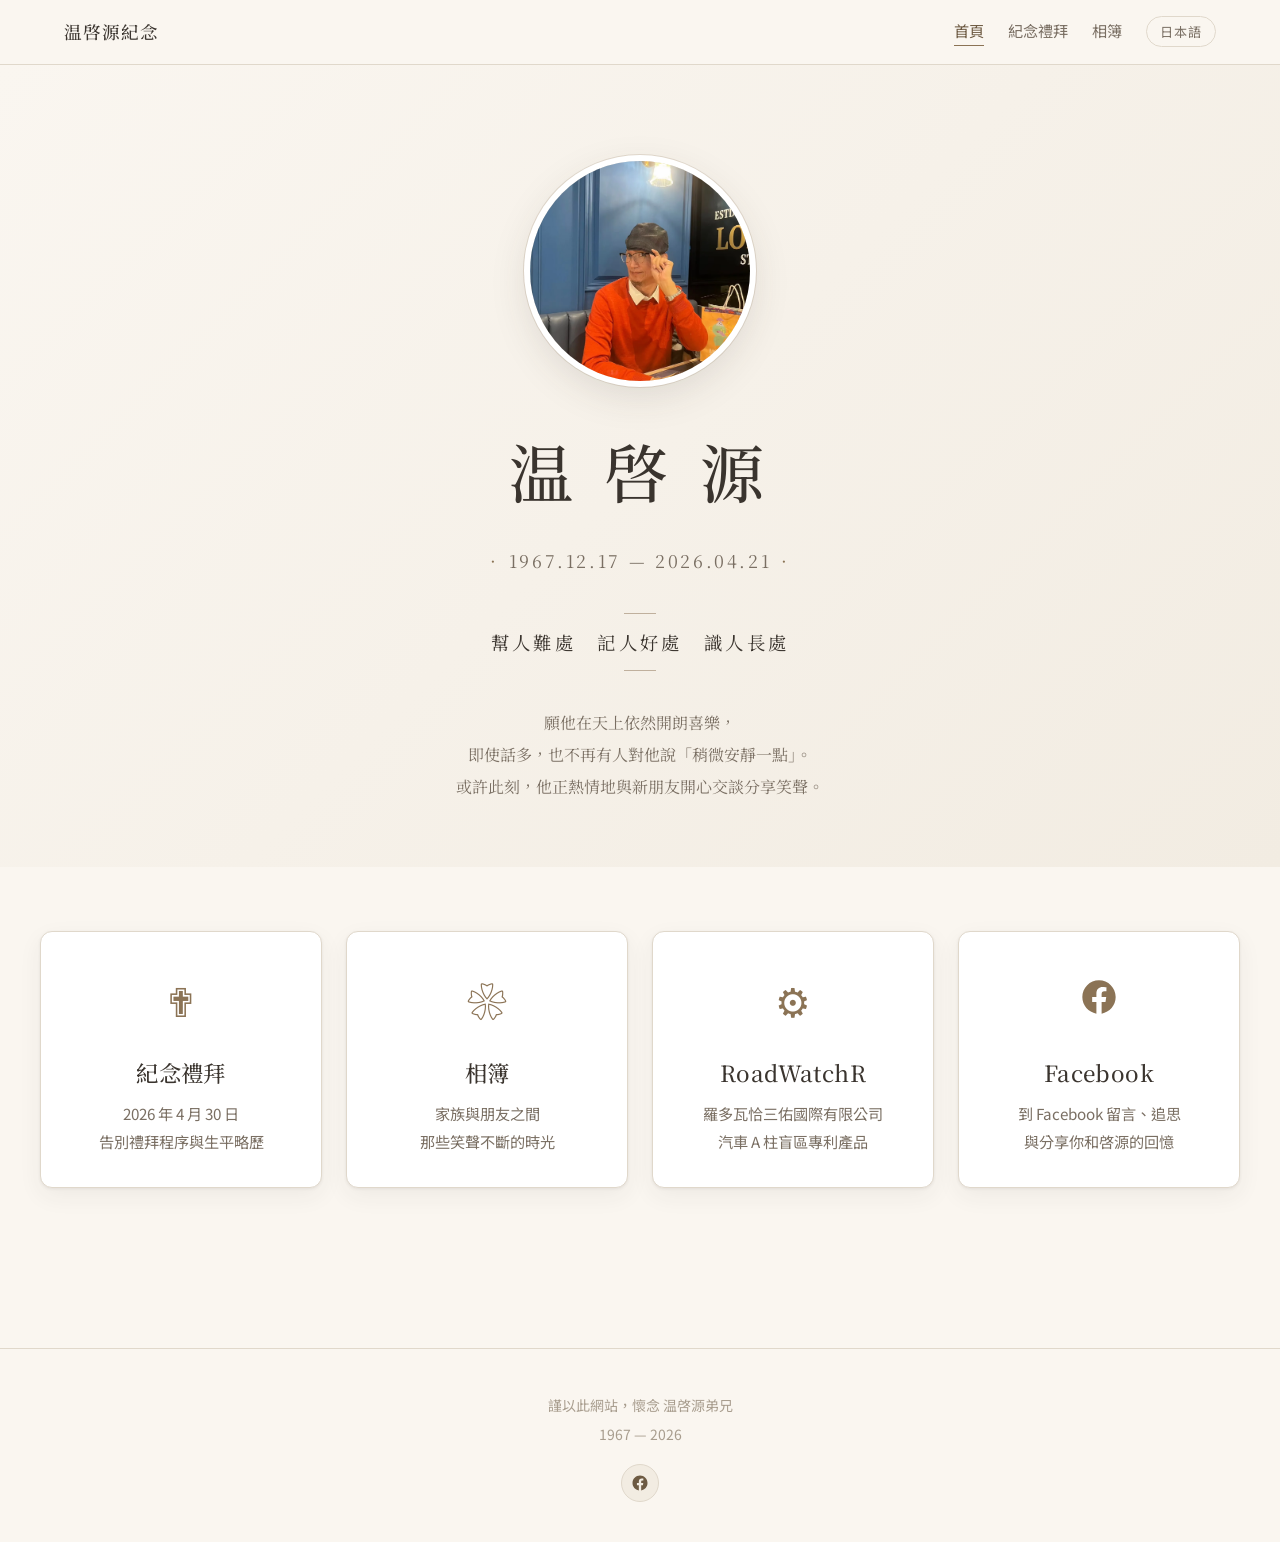
<file: index.html>
<!DOCTYPE html>
<html lang="zh">
<head>
<meta charset="UTF-8">
<meta name="viewport" content="width=device-width, initial-scale=1.0">
<meta name="description" content="温啓源紀念網頁 · 1967 — 2026 · 紀念禮拜程序、生平略歷與相簿">
<meta property="og:title" content="温啓源紀念">
<meta property="og:description" content="1967 — 2026　謹以此網站，懷念  温啓源弟兄">
<meta property="og:type" content="website">
<meta property="og:image" content="pic/web/20241215聯合慶生ATT瀧厚_1.webp">
<title data-i18n="page.title.index">温啓源紀念</title>
<script>(function(){try{var l=localStorage.getItem('lang');if(l==='zh'||l==='ja')document.documentElement.lang=l;}catch(e){}})();</script>
<link rel="icon" type="image/svg+xml" href="favicon.svg">
<link rel="preconnect" href="https://fonts.googleapis.com">
<link rel="preconnect" href="https://fonts.gstatic.com" crossorigin>
<link href="https://fonts.googleapis.com/css2?family=Noto+Sans+JP:wght@300;400;500&family=Noto+Sans+TC:wght@300;400;500&family=Noto+Serif+JP:wght@400;500;600&family=Noto+Serif+TC:wght@400;500;600&display=swap" rel="stylesheet">
<link rel="stylesheet" href="style.css">
<link rel="preload" as="image" href="pic/web/20241215聯合慶生ATT瀧厚_1.webp">
</head>
<body>

<nav class="nav">
  <div class="nav-inner">
    <span class="nav-brand" data-i18n="brand">温啓源紀念</span>
    <ul class="nav-links">
      <li><a href="index.html" class="active" data-i18n="nav.home">首頁</a></li>
      <li><a href="memorial.html" data-i18n="nav.memorial">紀念禮拜</a></li>
      <li><a href="gallery.html" data-i18n="nav.gallery">相簿</a></li>
      <li><button type="button" class="lang-toggle" data-i18n="lang.toggle">日本語</button></li>
    </ul>
  </div>
</nav>

<section class="hero">
  <div>
    <img src="pic/web/20241215聯合慶生ATT瀧厚_1.webp" alt="温啓源" class="hero-portrait" id="hero-portrait" onerror="this.style.display='none'">
    <h1>温 啓 源</h1>
    <p class="dates">1967.12.17 — 2026.04.21</p>
    <p class="hero-motto" data-i18n="hero.motto">幫人難處　記人好處　識人長處</p>
    <p class="epitaph" data-i18n="hero.epitaph" data-i18n-html>
      願他在天上依然開朗喜樂，<br>
      即使話多，也不再有人對他說「稍微安靜一點」。<br>
      或許此刻，他正熱情地與新朋友開心交談分享笑聲。
    </p>
  </div>
</section>

<section class="section-cards">
  <div class="cards-grid">
    <a class="card" href="memorial.html">
      <div class="card-icon">✟</div>
      <h3 data-i18n="card.memorial.title">紀念禮拜</h3>
      <p data-i18n="card.memorial.body" data-i18n-html>2026 年 4 月 30 日<br>告別禮拜程序與生平略歷</p>
    </a>
    <a class="card" href="gallery.html">
      <div class="card-icon">❀</div>
      <h3 data-i18n="card.gallery.title">相簿</h3>
      <p data-i18n="card.gallery.body" data-i18n-html>家族與朋友之間<br>那些笑聲不斷的時光</p>
    </a>
    <a class="card" href="RoadWatcher-master/index.html">
      <div class="card-icon">⚙</div>
      <h3>RoadWatchR</h3>
      <p data-i18n="card.rw.body" data-i18n-html>羅多瓦恰三佑國際有限公司<br>汽車 A 柱盲區專利產品</p>
    </a>
    <a class="card" href="https://www.facebook.com/onsan.onsan.2025" target="_blank" rel="noopener">
      <div class="card-icon">
        <svg xmlns="http://www.w3.org/2000/svg" viewBox="0 0 24 24" width="40" height="40" fill="currentColor" aria-hidden="true">
          <path d="M22 12.07C22 6.51 17.52 2 12 2S2 6.51 2 12.07c0 5.02 3.66 9.18 8.44 9.93v-7.03H7.9v-2.9h2.54V9.85c0-2.51 1.49-3.9 3.78-3.9 1.09 0 2.24.2 2.24.2v2.47h-1.26c-1.24 0-1.63.77-1.63 1.56v1.87h2.77l-.44 2.9h-2.33V22c4.78-.75 8.43-4.91 8.43-9.93z"/>
        </svg>
      </div>
      <h3>Facebook</h3>
      <p data-i18n="card.fb.body" data-i18n-html>到 Facebook 留言、追思<br>與分享你和啓源的回憶</p>
    </a>
  </div>
</section>

<div class="lightbox" id="hero-lightbox" role="dialog" aria-label="放大檢視">
  <img class="lightbox-img" id="hero-lightbox-img" alt="温啓源">
  <button class="lightbox-btn lightbox-close" id="hero-lightbox-close" aria-label="關閉">×</button>
</div>

<footer class="footer">
  <p data-i18n="footer.line1">謹以此網站，懷念  温啓源弟兄</p>
  <p>1967 — 2026</p>
  <div class="footer-social">
    <a href="https://www.facebook.com/onsan.onsan.2025" target="_blank" rel="noopener" aria-label="Facebook">
      <svg xmlns="http://www.w3.org/2000/svg" viewBox="0 0 24 24" fill="currentColor"><path d="M22 12.07C22 6.51 17.52 2 12 2S2 6.51 2 12.07c0 5.02 3.66 9.18 8.44 9.93v-7.03H7.9v-2.9h2.54V9.85c0-2.51 1.49-3.9 3.78-3.9 1.09 0 2.24.2 2.24.2v2.47h-1.26c-1.24 0-1.63.77-1.63 1.56v1.87h2.77l-.44 2.9h-2.33V22c4.78-.75 8.43-4.91 8.43-9.93z"/></svg>
    </a>
  </div>
</footer>

<script src="i18n.js"></script>
<script>
(function () {
  var portrait = document.getElementById('hero-portrait');
  var lb = document.getElementById('hero-lightbox');
  var lbImg = document.getElementById('hero-lightbox-img');
  var closeBtn = document.getElementById('hero-lightbox-close');
  if (!portrait || !lb) return;

  function open() {
    lbImg.src = portrait.src;
    lb.classList.add('open');
    document.body.style.overflow = 'hidden';
  }
  function close() {
    lb.classList.remove('open');
    document.body.style.overflow = '';
  }

  portrait.style.cursor = 'pointer';
  portrait.addEventListener('click', open);
  closeBtn.addEventListener('click', close);
  lb.addEventListener('click', function (e) { if (e.target === lb) close(); });
  document.addEventListener('keydown', function (e) {
    if (lb.classList.contains('open') && e.key === 'Escape') close();
  });
})();
</script>
</body>
</html>
</file>
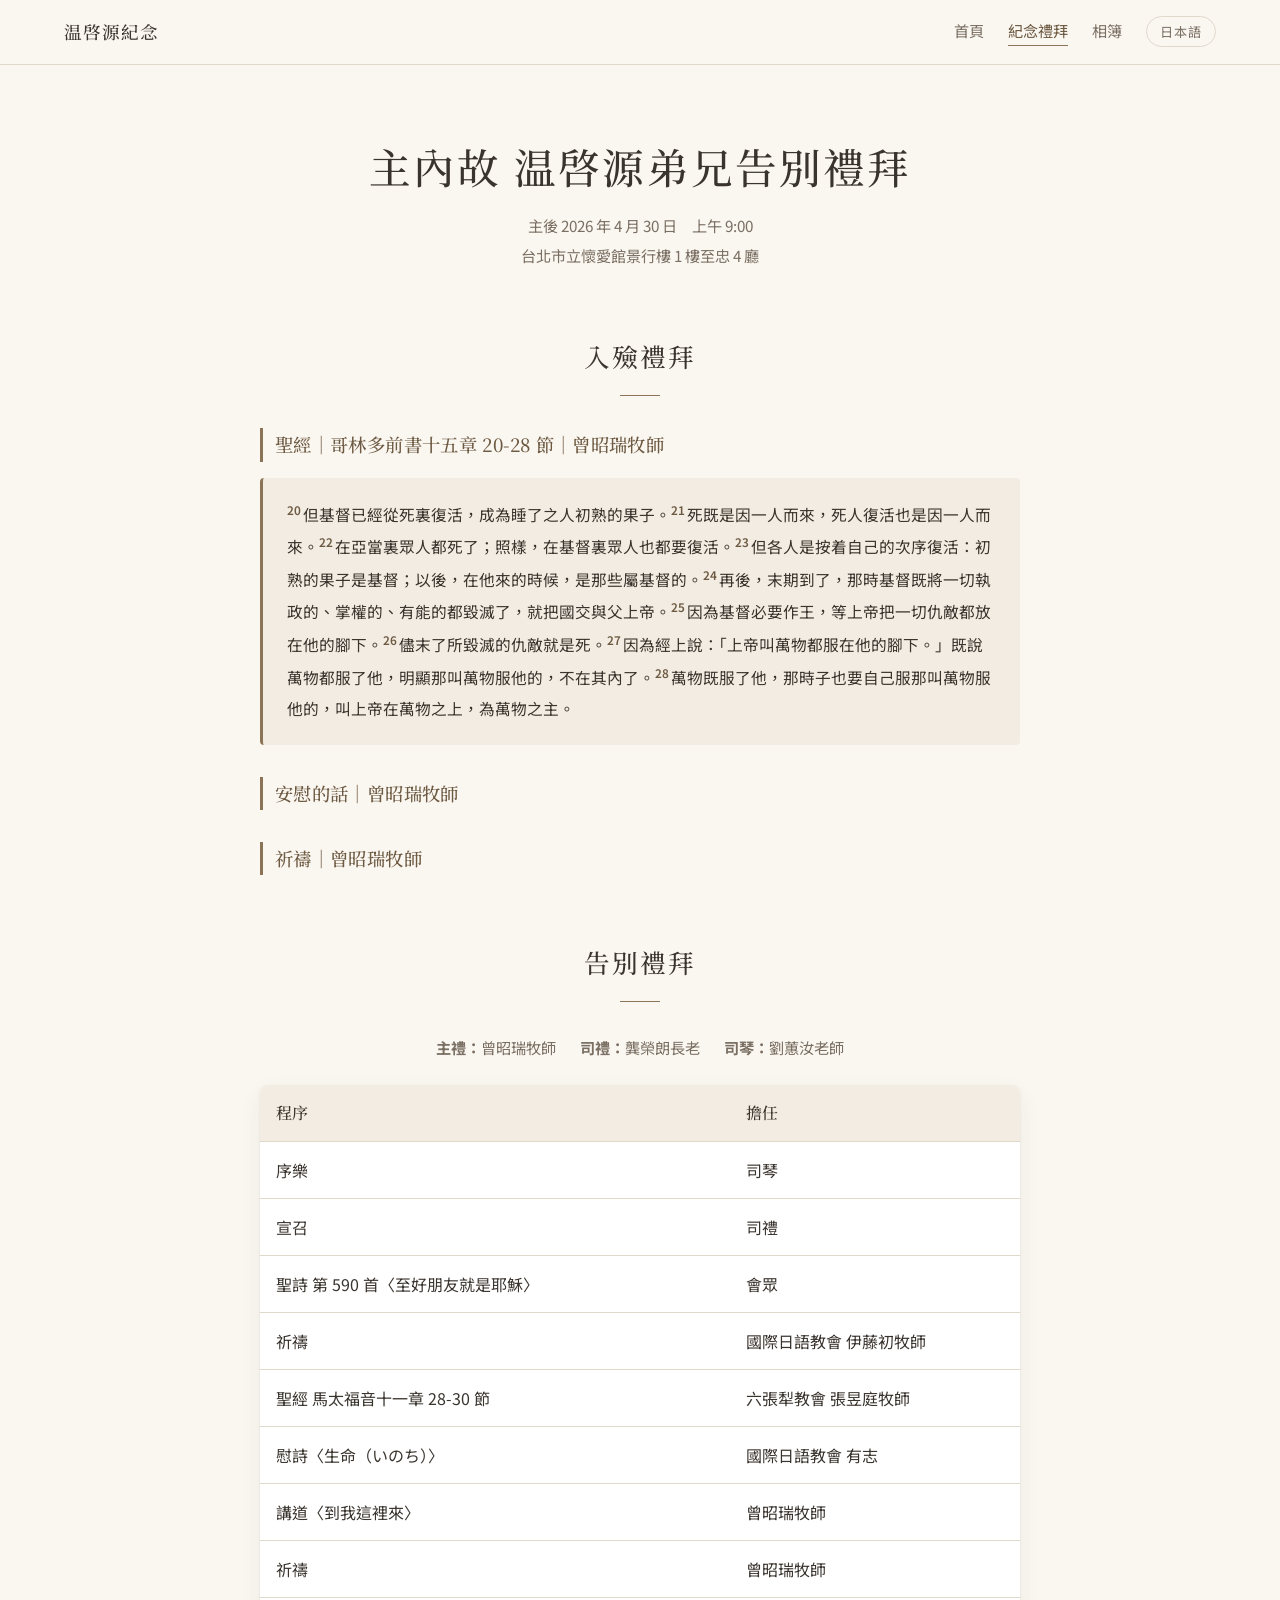
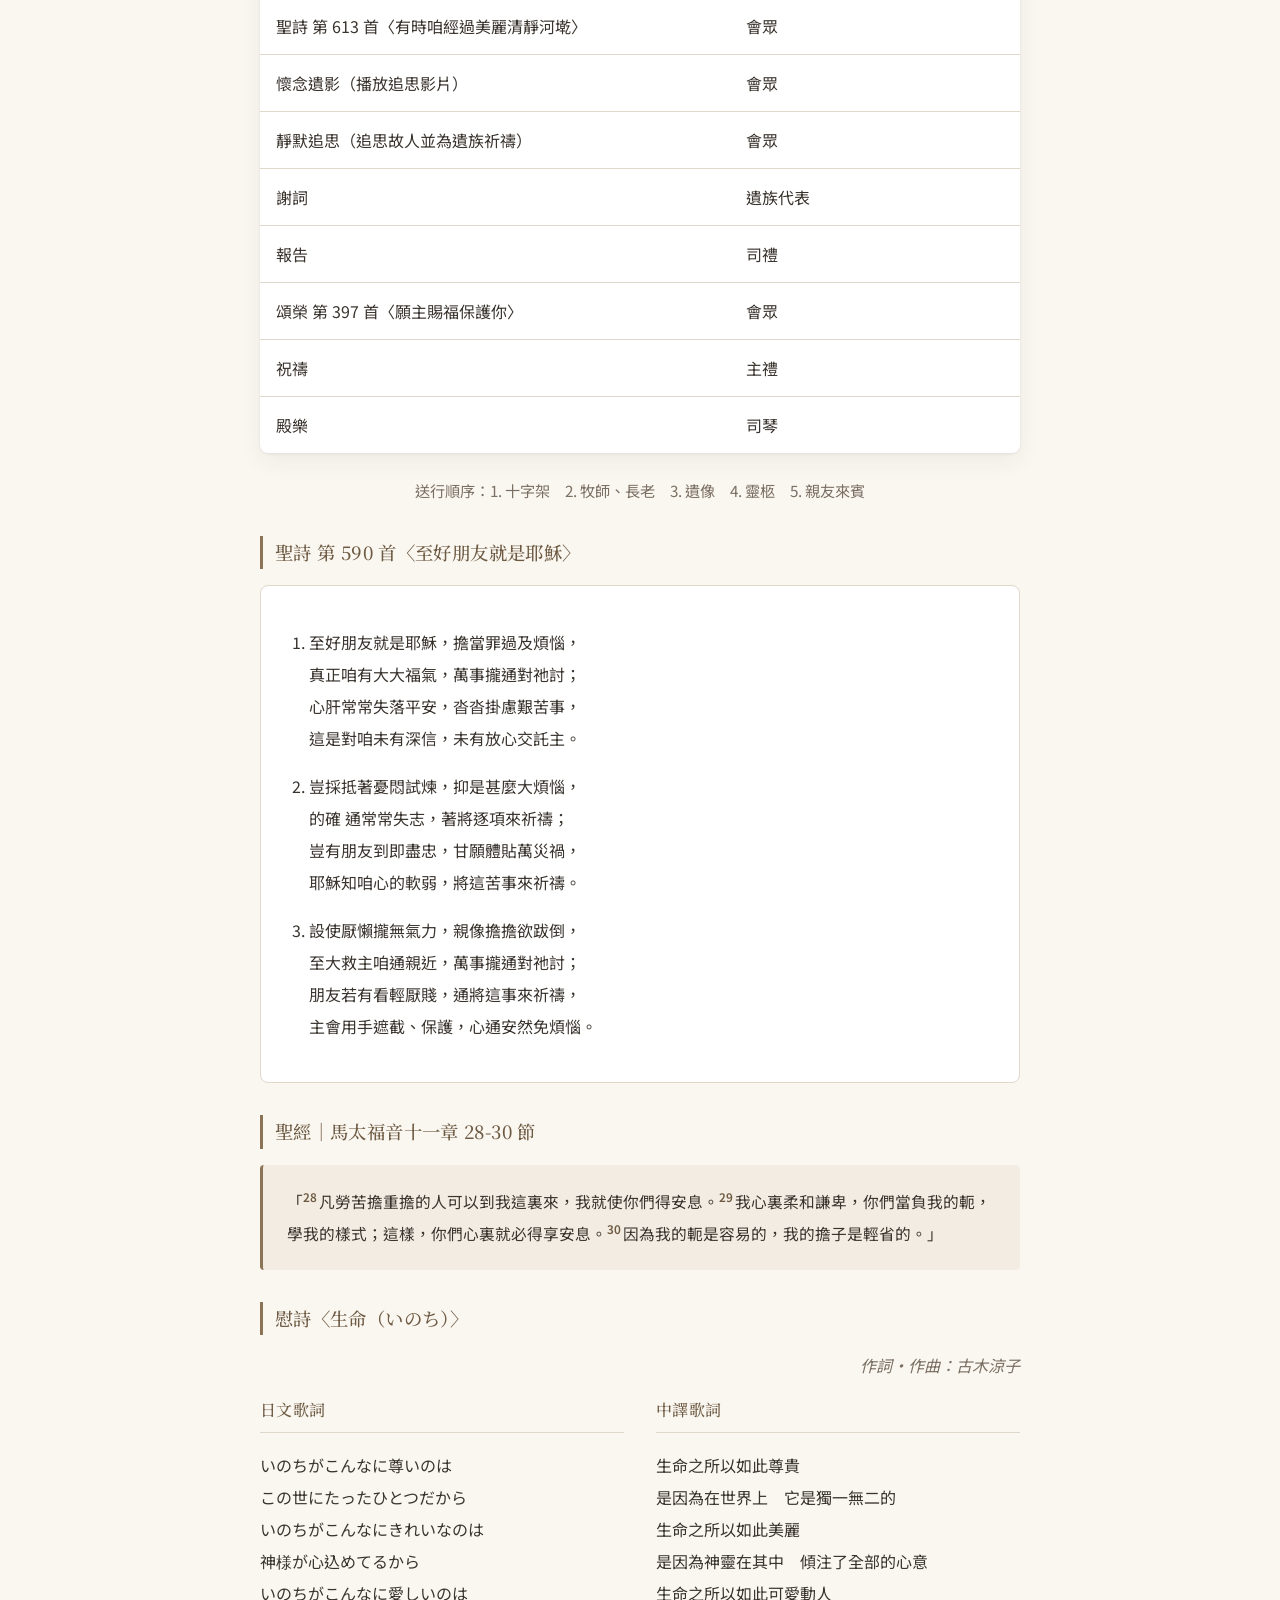
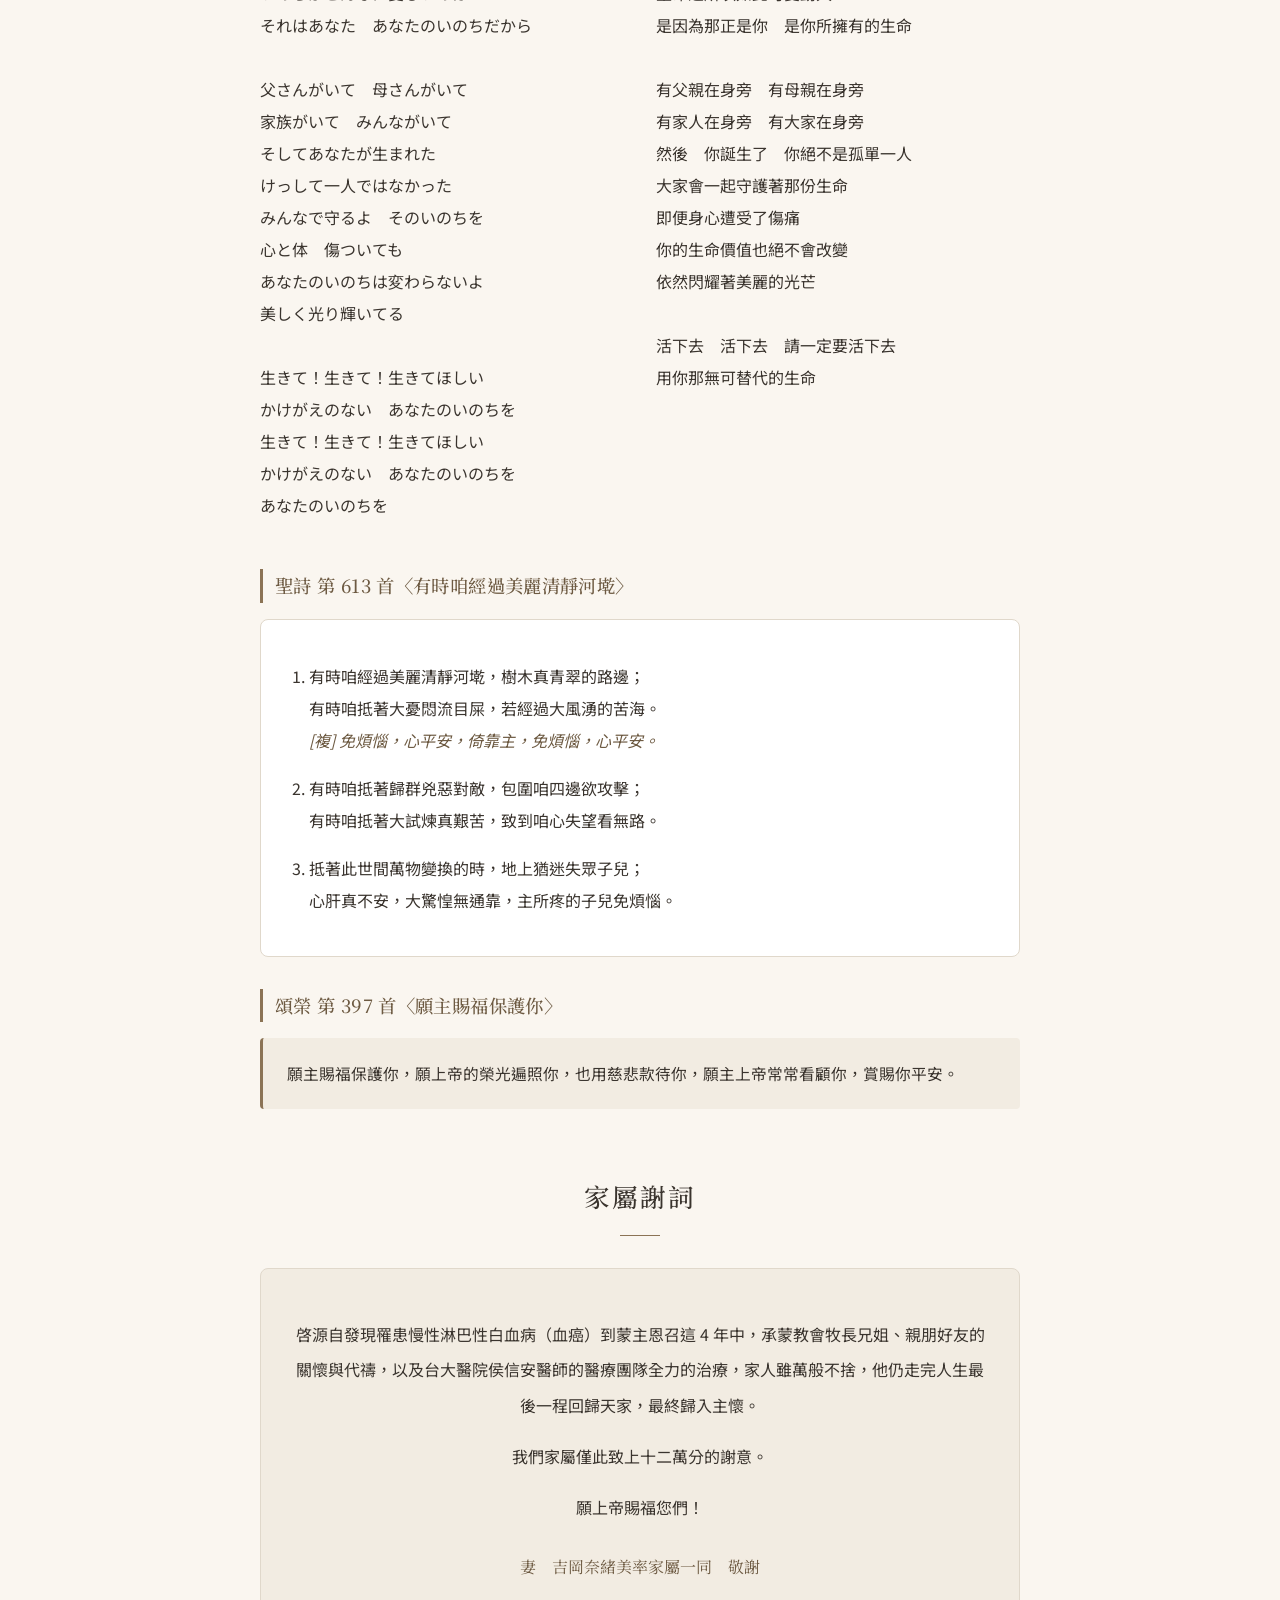
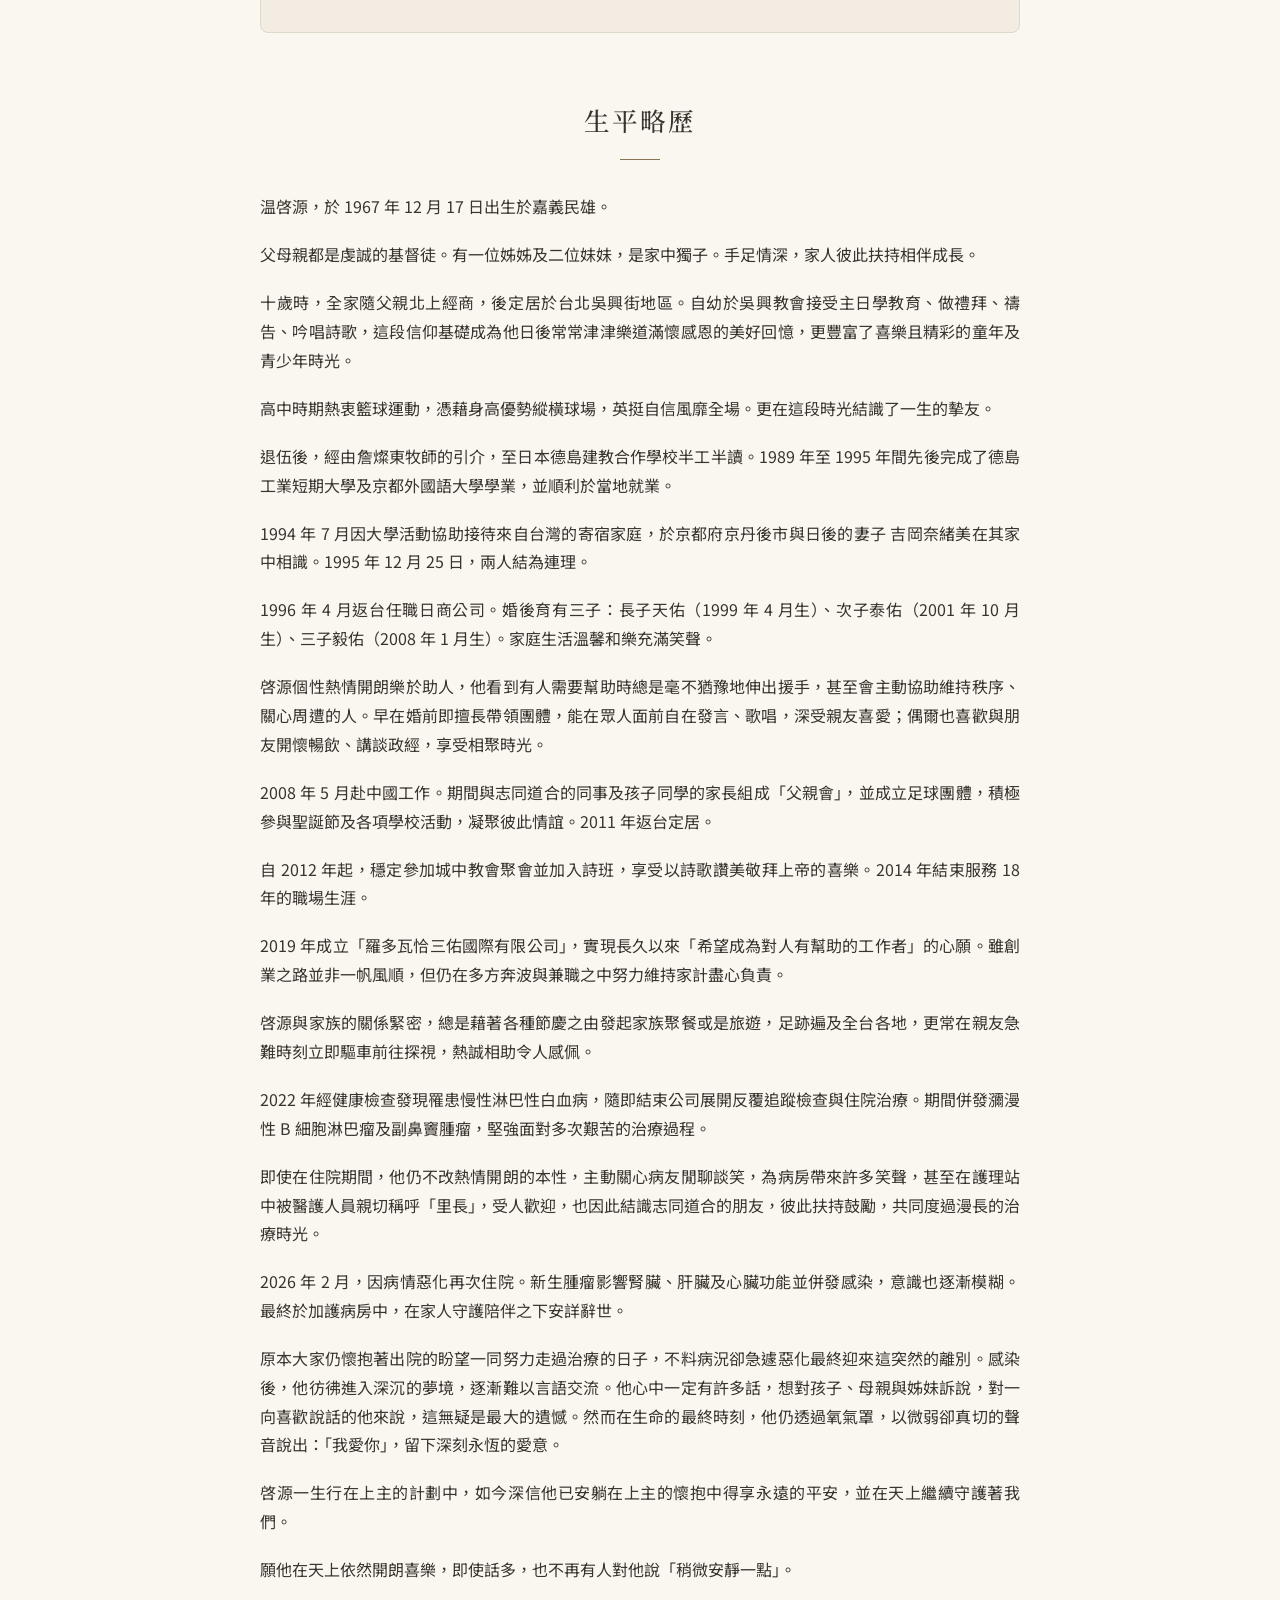
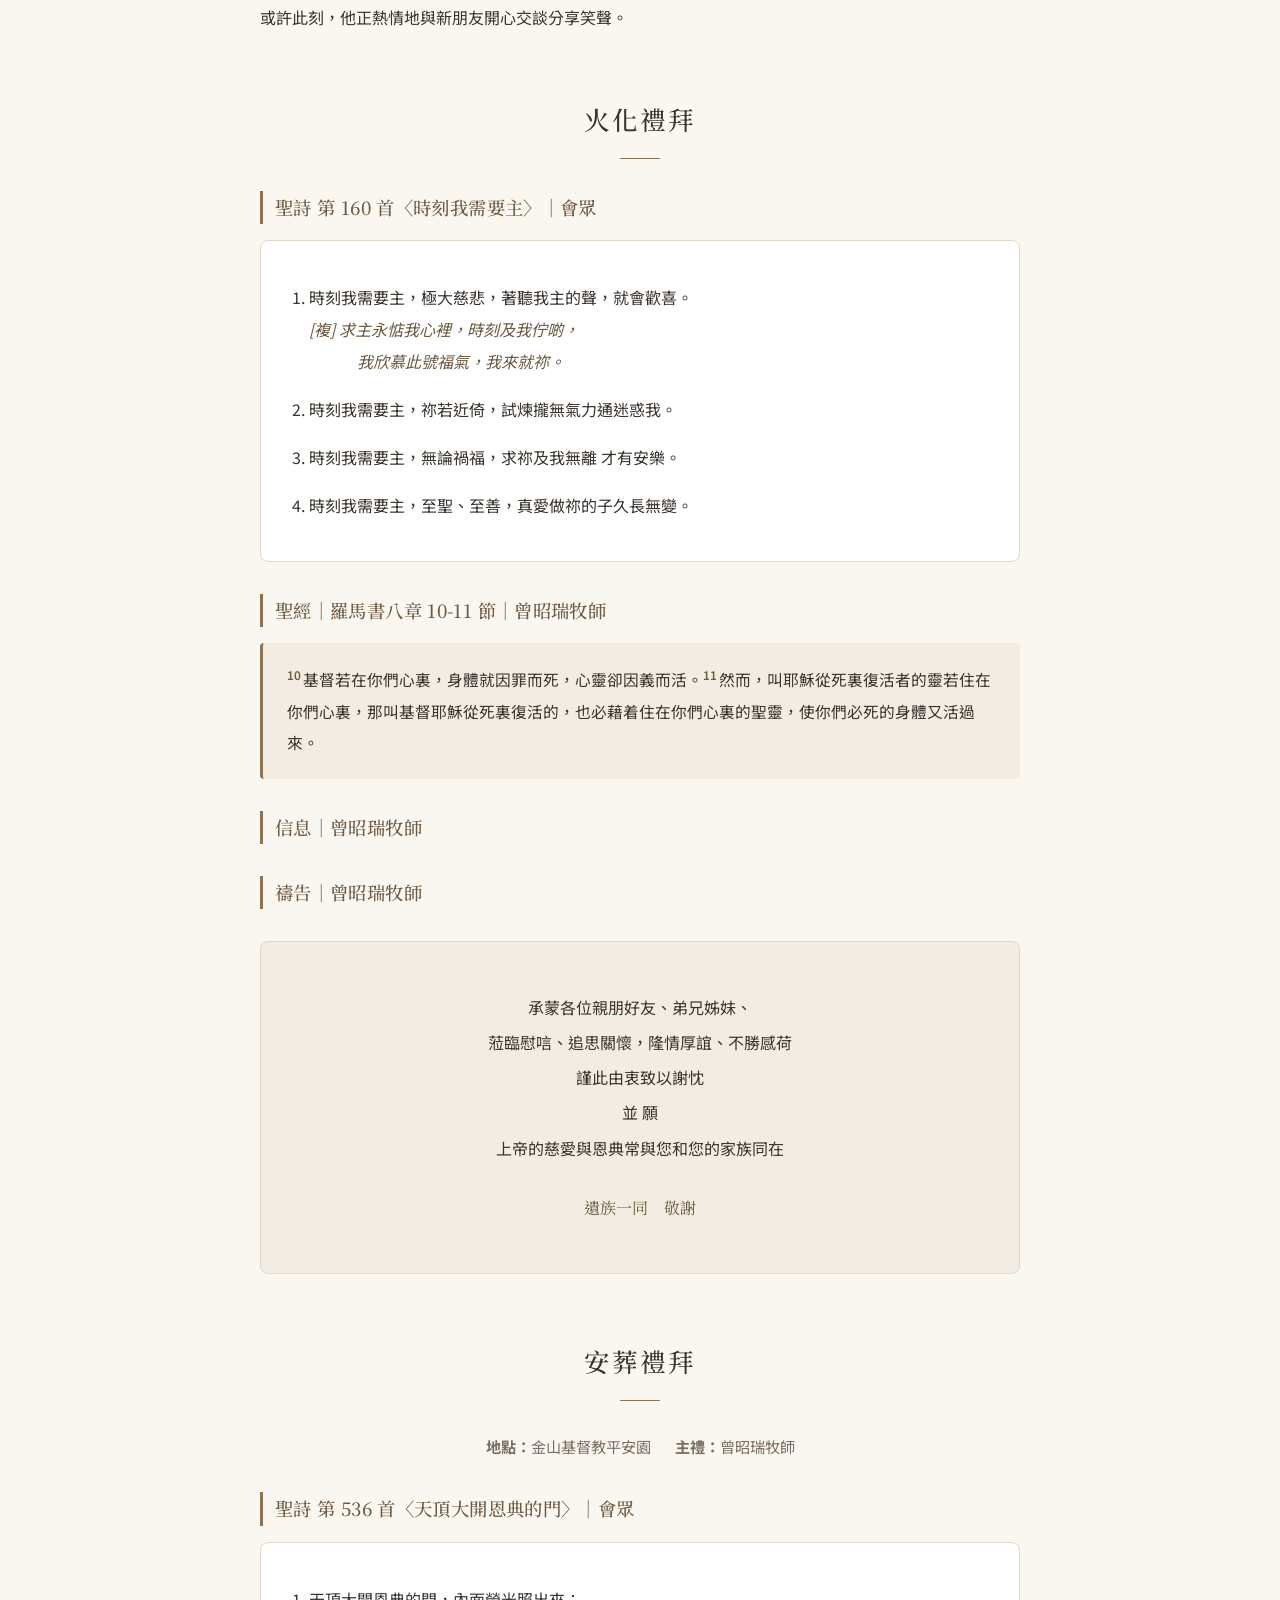
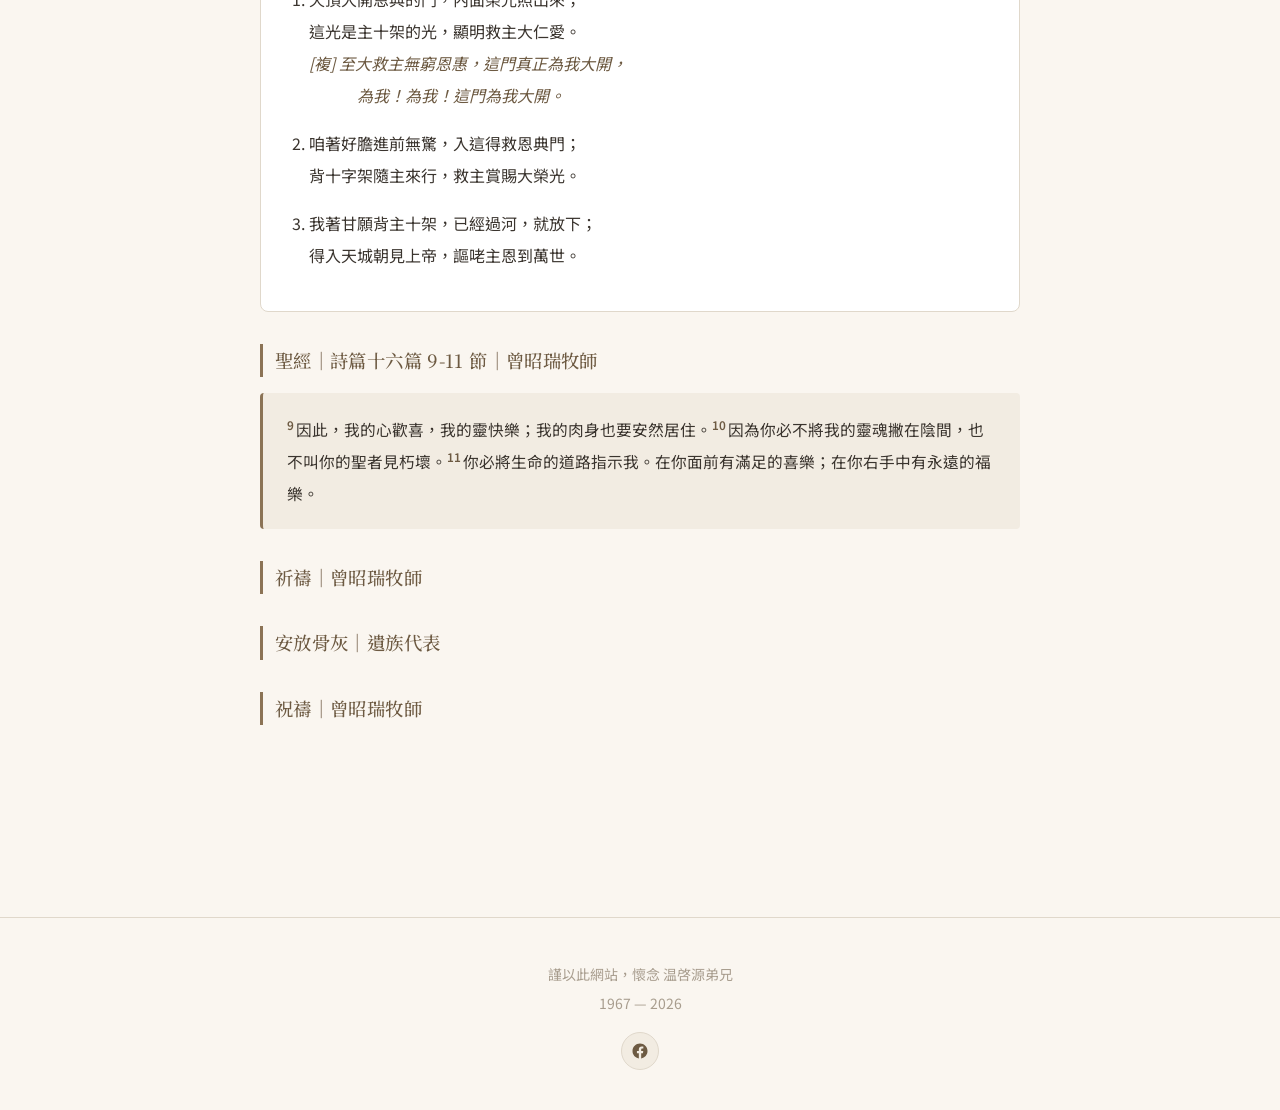
<file: memorial.html>
<!DOCTYPE html>
<html lang="zh">
<head>
<meta charset="UTF-8">
<meta name="viewport" content="width=device-width, initial-scale=1.0">
<title data-i18n="page.title.memorial">紀念禮拜｜温啓源紀念</title>
<script>(function(){try{var l=localStorage.getItem('lang');if(l==='zh'||l==='ja')document.documentElement.lang=l;}catch(e){}})();</script>
<link rel="icon" type="image/svg+xml" href="favicon.svg">
<link rel="preconnect" href="https://fonts.googleapis.com">
<link rel="preconnect" href="https://fonts.gstatic.com" crossorigin>
<link href="https://fonts.googleapis.com/css2?family=Noto+Sans+JP:wght@300;400;500&family=Noto+Sans+TC:wght@300;400;500&family=Noto+Serif+JP:wght@400;500;600&family=Noto+Serif+TC:wght@400;500;600&display=swap" rel="stylesheet">
<link rel="stylesheet" href="style.css">
</head>
<body>

<nav class="nav">
  <div class="nav-inner">
    <span class="nav-brand" data-i18n="brand">温啓源紀念</span>
    <ul class="nav-links">
      <li><a href="index.html" data-i18n="nav.home">首頁</a></li>
      <li><a href="memorial.html" class="active" data-i18n="nav.memorial">紀念禮拜</a></li>
      <li><a href="gallery.html" data-i18n="nav.gallery">相簿</a></li>
      <li><button type="button" class="lang-toggle" data-i18n="lang.toggle">日本語</button></li>
    </ul>
  </div>
</nav>

<main class="memorial container">

  <header class="page-header">
    <h1 data-i18n="memorial.title">主內故 温啓源弟兄告別禮拜</h1>
    <div class="meta">
      <p data-i18n="memorial.date">主後 2026 年 4 月 30 日　上午 9:00</p>
      <p data-i18n="memorial.location">台北市立懷愛館景行樓 1 樓至忠 4 廳</p>
    </div>
  </header>

  <!-- 入殮禮拜 -->
  <section>
    <h2 data-i18n="section.encoffin">入殮禮拜</h2>

    <h3 data-i18n="h3.encoffin.scripture">聖經｜哥林多前書十五章 20-28 節｜曾昭瑞牧師</h3>
    <blockquote>
      <sup>20</sup>但基督已經從死裏復活，成為睡了之人初熟的果子。<sup>21</sup>死既是因一人而來，死人復活也是因一人而來。<sup>22</sup>在亞當裏眾人都死了；照樣，在基督裏眾人也都要復活。<sup>23</sup>但各人是按着自己的次序復活：初熟的果子是基督；以後，在他來的時候，是那些屬基督的。<sup>24</sup>再後，末期到了，那時基督既將一切執政的、掌權的、有能的都毀滅了，就把國交與父上帝。<sup>25</sup>因為基督必要作王，等上帝把一切仇敵都放在他的腳下。<sup>26</sup>儘末了所毀滅的仇敵就是死。<sup>27</sup>因為經上說：「上帝叫萬物都服在他的腳下。」既說萬物都服了他，明顯那叫萬物服他的，不在其內了。<sup>28</sup>萬物既服了他，那時子也要自己服那叫萬物服他的，叫上帝在萬物之上，為萬物之主。
    </blockquote>

    <h3 data-i18n="h3.encoffin.consolation">安慰的話｜曾昭瑞牧師</h3>
    <h3 data-i18n="h3.encoffin.prayer">祈禱｜曾昭瑞牧師</h3>
  </section>

  <!-- 告別禮拜 -->
  <section>
    <h2 data-i18n="section.farewell">告別禮拜</h2>

    <div class="info-line">
      <span><strong data-i18n="memorial.officiant">主禮：</strong>曾昭瑞牧師</span>
      <span><strong data-i18n="memorial.host">司禮：</strong>龔榮朗長老</span>
      <span><strong data-i18n="memorial.pianist">司琴：</strong>劉蕙汝老師</span>
    </div>

    <table class="program">
      <thead>
        <tr><th data-i18n="prog.col.item">程序</th><th data-i18n="prog.col.who">擔任</th></tr>
      </thead>
      <tbody>
        <tr><td data-i18n="prog.r1.a">序樂</td><td data-i18n="prog.r1.b">司琴</td></tr>
        <tr><td data-i18n="prog.r2.a">宣召</td><td data-i18n="prog.r2.b">司禮</td></tr>
        <tr><td data-i18n="prog.r3.a">聖詩 第 590 首〈至好朋友就是耶穌〉</td><td data-i18n="prog.r3.b">會眾</td></tr>
        <tr><td data-i18n="prog.r4.a">祈禱</td><td data-i18n="prog.r4.b">國際日語教會 伊藤初牧師</td></tr>
        <tr><td data-i18n="prog.r5.a">聖經 馬太福音十一章 28-30 節</td><td data-i18n="prog.r5.b">六張犁教會 張昱庭牧師</td></tr>
        <tr><td data-i18n="prog.r6.a">慰詩〈生命（いのち）〉</td><td data-i18n="prog.r6.b">國際日語教會 有志</td></tr>
        <tr><td data-i18n="prog.r7.a">講道〈到我這裡來〉</td><td data-i18n="prog.r7.b">曾昭瑞牧師</td></tr>
        <tr><td data-i18n="prog.r8.a">祈禱</td><td data-i18n="prog.r8.b">曾昭瑞牧師</td></tr>
        <tr><td data-i18n="prog.r9.a">聖詩 第 613 首〈有時咱經過美麗清靜河墘〉</td><td data-i18n="prog.r9.b">會眾</td></tr>
        <tr><td data-i18n="prog.r10.a">懷念遺影（播放追思影片）</td><td data-i18n="prog.r10.b">會眾</td></tr>
        <tr><td data-i18n="prog.r11.a">靜默追思（追思故人並為遺族祈禱）</td><td data-i18n="prog.r11.b">會眾</td></tr>
        <tr><td data-i18n="prog.r12.a">謝詞</td><td data-i18n="prog.r12.b">遺族代表</td></tr>
        <tr><td data-i18n="prog.r13.a">報告</td><td data-i18n="prog.r13.b">司禮</td></tr>
        <tr><td data-i18n="prog.r14.a">頌榮 第 397 首〈願主賜福保護你〉</td><td data-i18n="prog.r14.b">會眾</td></tr>
        <tr><td data-i18n="prog.r15.a">祝禱</td><td data-i18n="prog.r15.b">主禮</td></tr>
        <tr><td data-i18n="prog.r16.a">殿樂</td><td data-i18n="prog.r16.b">司琴</td></tr>
      </tbody>
    </table>

    <p class="program-note" data-i18n="memorial.send-off">
      送行順序：1. 十字架　2. 牧師、長老　3. 遺像　4. 靈柩　5. 親友來賓
    </p>

    <h3 data-i18n="h3.farewell.hymn590">聖詩 第 590 首〈至好朋友就是耶穌〉</h3>
    <div class="hymn">
      <ol>
        <li>至好朋友就是耶穌，擔當罪過及煩惱，<br>
            真正咱有大大福氣，萬事攏通對祂討；<br>
            心肝常常失落平安，沓沓掛慮艱苦事，<br>
            這是對咱未有深信，未有放心交託主。</li>
        <li>豈採抵著憂悶試煉，抑是甚麼大煩惱，<br>
            的確 通常常失志，著將逐項來祈禱；<br>
            豈有朋友到即盡忠，甘願體貼萬災禍，<br>
            耶穌知咱心的軟弱，將這苦事來祈禱。</li>
        <li>設使厭懶攏無氣力，親像擔擔欲跋倒，<br>
            至大救主咱通親近，萬事攏通對祂討；<br>
            朋友若有看輕厭賤，通將這事來祈禱，<br>
            主會用手遮截、保護，心通安然免煩惱。</li>
      </ol>
    </div>

    <h3 data-i18n="h3.farewell.scripture">聖經｜馬太福音十一章 28-30 節</h3>
    <blockquote>
      「<sup>28</sup>凡勞苦擔重擔的人可以到我這裏來，我就使你們得安息。<sup>29</sup>我心裏柔和謙卑，你們當負我的軛，學我的樣式；這樣，你們心裏就必得享安息。<sup>30</sup>因為我的軛是容易的，我的擔子是輕省的。」
    </blockquote>

    <h3 data-i18n="h3.farewell.consolation">慰詩〈生命（いのち）〉</h3>
    <p class="credit">作詞・作曲：古木涼子</p>
    <div class="lyrics-bilingual">
      <div>
        <h4>日文歌詞</h4>
        <p>いのちがこんなに尊いのは
この世にたったひとつだから
いのちがこんなにきれいなのは
神様が心込めてるから
いのちがこんなに愛しいのは
それはあなた　あなたのいのちだから

父さんがいて　母さんがいて
家族がいて　みんながいて
そしてあなたが生まれた
けっして一人ではなかった
みんなで守るよ　そのいのちを
心と体　傷ついても
あなたのいのちは変わらないよ
美しく光り輝いてる

生きて！生きて！生きてほしい
かけがえのない　あなたのいのちを
生きて！生きて！生きてほしい
かけがえのない　あなたのいのちを
あなたのいのちを</p>
      </div>
      <div>
        <h4>中譯歌詞</h4>
        <p>生命之所以如此尊貴
是因為在世界上　它是獨一無二的
生命之所以如此美麗
是因為神靈在其中　傾注了全部的心意
生命之所以如此可愛動人
是因為那正是你　是你所擁有的生命

有父親在身旁　有母親在身旁
有家人在身旁　有大家在身旁
然後　你誕生了　你絕不是孤單一人
大家會一起守護著那份生命
即便身心遭受了傷痛
你的生命價值也絕不會改變
依然閃耀著美麗的光芒

活下去　活下去　請一定要活下去
用你那無可替代的生命</p>
      </div>
    </div>

    <h3 data-i18n="h3.farewell.hymn613">聖詩 第 613 首〈有時咱經過美麗清靜河墘〉</h3>
    <div class="hymn">
      <ol>
        <li>有時咱經過美麗清靜河墘，樹木真青翠的路邊；<br>
            有時咱抵著大憂悶流目屎，若經過大風湧的苦海。<br>
            <span class="refrain">[複] 免煩惱，心平安，倚靠主，免煩惱，心平安。</span></li>
        <li>有時咱抵著歸群兇惡對敵，包圍咱四邊欲攻擊；<br>
            有時咱抵著大試煉真艱苦，致到咱心失望看無路。</li>
        <li>抵著此世間萬物變換的時，地上猶迷失眾子兒；<br>
            心肝真不安，大驚惶無通靠，主所疼的子兒免煩惱。</li>
      </ol>
    </div>

    <h3 data-i18n="h3.farewell.doxology">頌榮 第 397 首〈願主賜福保護你〉</h3>
    <blockquote>
      願主賜福保護你，願上帝的榮光遍照你，也用慈悲款待你，願主上帝常常看顧你，賞賜你平安。
    </blockquote>
  </section>

  <!-- 家屬謝詞 -->
  <section>
    <h2 data-i18n="section.thanks">家屬謝詞</h2>
    <div class="thanks only-zh">
      <p>啓源自發現罹患慢性淋巴性白血病（血癌）到蒙主恩召這 4 年中，承蒙教會牧長兄姐、親朋好友的關懷與代禱，以及台大醫院侯信安醫師的醫療團隊全力的治療，家人雖萬般不捨，他仍走完人生最後一程回歸天家，最終歸入主懷。</p>
      <p>我們家屬僅此致上十二萬分的謝意。</p>
      <p>願上帝賜福您們！</p>
      <p class="signoff">妻　吉岡奈緒美率家屬一同　敬謝</p>
    </div>
    <div class="thanks only-ja">
      <p>啓源は慢性リンパ性白血病（血液のがん）と診断されてから主の御もとに召されるまでの 4 年間、教会の牧師・兄弟姉妹、親族・ご友人の皆様より温かいお見舞いとお祈りを賜り、また台湾大学病院 侯信安医師の医療チームによる懸命な治療を受けることができました。家族としては別れがたい思いを抱えつつも、本人は人生の最終章を歩み終え、天の御国へと召され、ついに主の御もとへ帰っていきました。</p>
      <p>私たち遺族一同、心より厚く御礼申し上げます。</p>
      <p>主の祝福が皆様の上に豊かにありますように！</p>
      <p class="signoff">妻　吉岡奈緒美 並びに遺族一同より謹んで御礼申し上げます</p>
    </div>
  </section>

  <!-- 生平略歷 -->
  <section class="bio only-zh">
    <h2 data-i18n="section.bio">生平略歷</h2>
    <p>温啓源，於 1967 年 12 月 17 日出生於嘉義民雄。</p>
    <p>父母親都是虔誠的基督徒。有一位姊姊及二位妹妹，是家中獨子。手足情深，家人彼此扶持相伴成長。</p>
    <p>十歲時，全家隨父親北上經商，後定居於台北吳興街地區。自幼於吳興教會接受主日學教育、做禮拜、禱告、吟唱詩歌，這段信仰基礎成為他日後常常津津樂道滿懷感恩的美好回憶，更豐富了喜樂且精彩的童年及青少年時光。</p>
    <p>高中時期熱衷籃球運動，憑藉身高優勢縱橫球場，英挺自信風靡全場。更在這段時光結識了一生的摰友。</p>
    <p>退伍後，經由詹燦東牧師的引介，至日本德島建教合作學校半工半讀。1989 年至 1995 年間先後完成了德島工業短期大學及京都外國語大學學業，並順利於當地就業。</p>
    <p>1994 年 7 月因大學活動協助接待來自台灣的寄宿家庭，於京都府京丹後市與日後的妻子 吉岡奈緒美在其家中相識。1995 年 12 月 25 日，兩人結為連理。</p>
    <p>1996 年 4 月返台任職日商公司。婚後育有三子：長子天佑（1999 年 4 月生）、次子泰佑（2001 年 10 月生）、三子毅佑（2008 年 1 月生）。家庭生活溫馨和樂充滿笑聲。</p>
    <p>啓源個性熱情開朗樂於助人，他看到有人需要幫助時總是毫不猶豫地伸出援手，甚至會主動協助維持秩序、關心周遭的人。早在婚前即擅長帶領團體，能在眾人面前自在發言、歌唱，深受親友喜愛；偶爾也喜歡與朋友開懷暢飲、講談政經，享受相聚時光。</p>
    <p>2008 年 5 月赴中國工作。期間與志同道合的同事及孩子同學的家長組成「父親會」，並成立足球團體，積極參與聖誕節及各項學校活動，凝聚彼此情誼。2011 年返台定居。</p>
    <p>自 2012 年起，穩定參加城中教會聚會並加入詩班，享受以詩歌讚美敬拜上帝的喜樂。2014 年結束服務 18 年的職場生涯。</p>
    <p>2019 年成立「羅多瓦恰三佑國際有限公司」，實現長久以來「希望成為對人有幫助的工作者」的心願。雖創業之路並非一帆風順，但仍在多方奔波與兼職之中努力維持家計盡心負責。</p>
    <p>啓源與家族的關係緊密，總是藉著各種節慶之由發起家族聚餐或是旅遊，足跡遍及全台各地，更常在親友急難時刻立即驅車前往探視，熱誠相助令人感佩。</p>
    <p>2022 年經健康檢查發現罹患慢性淋巴性白血病，隨即結束公司展開反覆追蹤檢查與住院治療。期間併發瀰漫性 B 細胞淋巴瘤及副鼻竇腫瘤，堅強面對多次艱苦的治療過程。</p>
    <p>即使在住院期間，他仍不改熱情開朗的本性，主動關心病友閒聊談笑，為病房帶來許多笑聲，甚至在護理站中被醫護人員親切稱呼「里長」，受人歡迎，也因此結識志同道合的朋友，彼此扶持鼓勵，共同度過漫長的治療時光。</p>
    <p>2026 年 2 月，因病情惡化再次住院。新生腫瘤影響腎臟、肝臟及心臟功能並併發感染，意識也逐漸模糊。最終於加護病房中，在家人守護陪伴之下安詳辭世。</p>
    <p>原本大家仍懷抱著出院的盼望一同努力走過治療的日子，不料病況卻急遽惡化最終迎來這突然的離別。感染後，他彷彿進入深沉的夢境，逐漸難以言語交流。他心中一定有許多話，想對孩子、母親與姊妹訴說，對一向喜歡說話的他來說，這無疑是最大的遺憾。然而在生命的最終時刻，他仍透過氧氣罩，以微弱卻真切的聲音說出：「我愛你」，留下深刻永恆的愛意。</p>
    <p>啓源一生行在上主的計劃中，如今深信他已安躺在上主的懷抱中得享永遠的平安，並在天上繼續守護著我們。</p>
    <p>願他在天上依然開朗喜樂，即使話多，也不再有人對他說「稍微安靜一點」。</p>
    <p>或許此刻，他正熱情地與新朋友開心交談分享笑聲。</p>
  </section>

  <!-- 日文略歴 -->
  <section class="bio only-ja">
    <h2 data-i18n="section.bio">略歴</h2>
    <p>温啓源兄弟は、1967 年 12 月 17 日、台湾嘉義県民雄に生まれました。両親はともに敬虔なキリスト教徒で、上に姉が一人、下に妹が二人おり、彼は家族の中で唯一の男児でした。兄弟姉妹の絆は深く、家族は互いに支え合いながら成長しました。</p>
    <p>10 歳の時、父親の事業のため家族で台北へ移住し、その後は呉興街周辺に定住しました。幼い頃より呉興教会にて日曜学校の教育を受け、礼拝や祈り、賛美歌に親しみました。この信仰生活は、後に彼がたびたび感謝とともに語る大切な思い出となり、喜びに満ちた少年時代・青年時代を支えました。</p>
    <p>高校時代はバスケットボールに打ち込み、長身を活かしてコートを縦横に駆け抜け、その凛々しく自信に満ちた姿はみなを魅了しました。この頃に出会った仲間たちとは、生涯の友となりました。</p>
    <p>兵役を終えた後、詹燦東牧師の紹介により、日本・徳島の建教協力校にて働きながら学びました。1989 年から 1995 年にかけて、徳島工業短期大学および京都外国語大学を卒業し、その後は現地で就職しました。</p>

    <h3>年表</h3>
    <ul>
      <li><strong>1994.07</strong><span>京都府京丹後市間人大学の活動で来るホストファミリーの自宅にて出会う</span></li>
      <li><strong>1995.12.25</strong><span>吉岡奈緒美と結婚</span></li>
      <li><strong>1996.04</strong><span>台湾で日本企業勤務</span></li>
      <li><strong>1999.04</strong><span>長男・天佑 誕生</span></li>
      <li><strong>2001.10</strong><span>次男・泰佑 誕生</span></li>
      <li><strong>2008.01</strong><span>三男・毅佑 誕生</span></li>
      <li><strong>2008.05</strong><span>中国へ出向</span></li>
      <li><strong>2011</strong><span>台湾へ帰国</span></li>
      <li><strong>2012</strong><span>上中教会に通い始め、聖歌隊に入り、賛美歌を歌うことを楽しみました</span></li>
      <li><strong>2014</strong><span>18 年間勤めた職場を退職</span></li>
      <li><strong>2019</strong><span>「羅多瓦恰三佑國際有限公司」を設立</span></li>
      <li><strong>2022</strong><span>慢性リンパ性白血病を発症</span></li>
      <li><strong>2026.02</strong><span>体調悪化により入院、ICU にて家族に見守られながら静かに息を引き取った</span></li>
    </ul>

    <p>3 人の男児に恵まれ、笑い声の絶えない生活送りました。</p>
    <p>いつも困った人がいると、助けに行き、知らない間に交通整理とかはじめたり。結婚をする前から大人数をまとめることができ人前でしゃべったり歌ったりすることができました。みんなで楽しくお酒を飲むことが好きでした。</p>
    <p>気のあったお父さん同士で親父会を設立、サッカーグループも立ち上げる。クリスマスや学校のイベントに精力的に参加。</p>
    <p>長年抱いてきた「人の役に立つ仕事をしたい」という想いを形にしましたが、決して順風満帆ではなく、さまざまな仕事を掛け持ちしながらも、家族を支え続けました。</p>
    <p>大切にしてきた会社を閉じ、その後は検査や入退院を繰り返す日々となる。さらに、びまん性大細胞型 B 細胞リンパ腫や副鼻腔腫瘍も併発し、懸命な闘病が続いた。</p>
    <p>そんな入院生活の中でも、彼は周囲の患者さんに声をかけ、自然と会話が生まれ、病棟に笑いを広げていきました。明るくフレンドリーで、世話好きな一面もあり、気づけば人と人をつなぐ存在となっていました。その姿からナースステーションでは「町長」と呼ばれ、気の合う友人にも恵まれていました。</p>
    <p>つらい入院生活の中でも気の合う友人に出会い、支え合いながら過ごした時間は、彼にも周囲にも温かな記憶となりました。</p>
    <p>新たな腫瘍の影響で腎臓・肝臓・心臓の機能が低下し、感染症も重なり、次第に意識が遠のいていった。そして ICU にて家族に見守られながら静かに息を引き取った。</p>
    <p>退院を目指して共に頑張ってきた中での、あまりにも突然の別れであった。</p>
    <p>感染症にかかってからは、まるで深い夢の中にいるような状態が続き、次第に言葉を交わすことも難しくなっていった。</p>
    <p>本当は、子どもたちへ、そして母や姉妹たちへ伝えたい想いが、たくさんあったはずです。おしゃべりが大好きだった彼にとって、それは何よりも心残りだったことでしょう。</p>
    <p>それでも最期に、酸素マスクの中から声にならない声で、私に伝えてくれた言葉は「愛してる」でした。</p>
    <p>彼は神様の御手の中で歩み続けてきました。これからは主の御もとで永遠の安らぎを得て、天から私たちを見守ってくれることでしょう。</p>
    <p>そしてどうか――天国でおしゃべりしすぎて、神様に「少し静かにしなさい」と言われませんように。</p>
    <p>きっと今頃も、天で新しい仲間を見つけては話しかけていることと思います。</p>
  </section>

  <!-- 火化禮拜 -->
  <section>
    <h2 data-i18n="section.cremation">火化禮拜</h2>

    <h3 data-i18n="h3.cremation.hymn160">聖詩 第 160 首〈時刻我需要主〉｜會眾</h3>
    <div class="hymn">
      <ol>
        <li>時刻我需要主，極大慈悲，著聽我主的聲，就會歡喜。<br>
            <span class="refrain">[複] 求主永惦我心裡，時刻及我佇啲，<br>
            　　　我欣慕此號福氣，我來就祢。</span></li>
        <li>時刻我需要主，祢若近倚，試煉攏無氣力通迷惑我。</li>
        <li>時刻我需要主，無論禍福，求祢及我無離 才有安樂。</li>
        <li>時刻我需要主，至聖、至善，真愛做祢的子久長無變。</li>
      </ol>
    </div>

    <h3 data-i18n="h3.cremation.scripture">聖經｜羅馬書八章 10-11 節｜曾昭瑞牧師</h3>
    <blockquote>
      <sup>10</sup>基督若在你們心裏，身體就因罪而死，心靈卻因義而活。<sup>11</sup>然而，叫耶穌從死裏復活者的靈若住在你們心裏，那叫基督耶穌從死裏復活的，也必藉着住在你們心裏的聖靈，使你們必死的身體又活過來。
    </blockquote>

    <h3 data-i18n="h3.cremation.message">信息｜曾昭瑞牧師</h3>
    <h3 data-i18n="h3.cremation.prayer">禱告｜曾昭瑞牧師</h3>

    <div class="thanks only-zh">
      <p>承蒙各位親朋好友、弟兄姊妹、<br>
        蒞臨慰唁、追思關懷，隆情厚誼、不勝感荷<br>
        謹此由衷致以謝忱<br>
        並 願<br>
        上帝的慈愛與恩典常與您和您的家族同在</p>
      <p class="signoff">遺族一同　敬謝</p>
    </div>
    <div class="thanks only-ja">
      <p>ご親族・ご友人の皆様、兄弟姉妹の皆様、<br>
        ご臨席を賜り、追悼とお見舞いを賜りましたこと、<br>
        心より深く御礼申し上げます<br>
        願わくば<br>
        神様の慈愛と恵みが、皆様とご家族の上に常にありますように</p>
      <p class="signoff">遺族一同　謹んで御礼申し上げます</p>
    </div>
  </section>

  <!-- 安葬禮拜 -->
  <section>
    <h2 data-i18n="section.burial">安葬禮拜</h2>

    <div class="info-line">
      <span><strong data-i18n="memorial.location-label">地點：</strong>金山基督教平安園</span>
      <span><strong data-i18n="memorial.officiant">主禮：</strong>曾昭瑞牧師</span>
    </div>

    <h3 data-i18n="h3.burial.hymn536">聖詩 第 536 首〈天頂大開恩典的門〉｜會眾</h3>
    <div class="hymn">
      <ol>
        <li>天頂大開恩典的門，內面榮光照出來；<br>
            這光是主十架的光，顯明救主大仁愛。<br>
            <span class="refrain">[複] 至大救主無窮恩惠，這門真正為我大開，<br>
            　　　為我！為我！這門為我大開。</span></li>
        <li>咱著好膽進前無驚，入這得救恩典門；<br>
            背十字架隨主來行，救主賞賜大榮光。</li>
        <li>我著甘願背主十架，已經過河，就放下；<br>
            得入天城朝見上帝，謳咾主恩到萬世。</li>
      </ol>
    </div>

    <h3 data-i18n="h3.burial.scripture">聖經｜詩篇十六篇 9-11 節｜曾昭瑞牧師</h3>
    <blockquote>
      <sup>9</sup>因此，我的心歡喜，我的靈快樂；我的肉身也要安然居住。<sup>10</sup>因為你必不將我的靈魂撇在陰間，也不叫你的聖者見朽壞。<sup>11</sup>你必將生命的道路指示我。在你面前有滿足的喜樂；在你右手中有永遠的福樂。
    </blockquote>

    <h3 data-i18n="h3.burial.prayer">祈禱｜曾昭瑞牧師</h3>
    <h3 data-i18n="h3.burial.placement">安放骨灰｜遺族代表</h3>
    <h3 data-i18n="h3.burial.benediction">祝禱｜曾昭瑞牧師</h3>
  </section>

</main>

<footer class="footer">
  <p data-i18n="footer.line1">謹以此網站，懷念  温啓源弟兄</p>
  <p>1967 — 2026</p>
  <div class="footer-social">
    <a href="https://www.facebook.com/onsan.onsan.2025" target="_blank" rel="noopener" aria-label="Facebook">
      <svg xmlns="http://www.w3.org/2000/svg" viewBox="0 0 24 24" fill="currentColor"><path d="M22 12.07C22 6.51 17.52 2 12 2S2 6.51 2 12.07c0 5.02 3.66 9.18 8.44 9.93v-7.03H7.9v-2.9h2.54V9.85c0-2.51 1.49-3.9 3.78-3.9 1.09 0 2.24.2 2.24.2v2.47h-1.26c-1.24 0-1.63.77-1.63 1.56v1.87h2.77l-.44 2.9h-2.33V22c4.78-.75 8.43-4.91 8.43-9.93z"/></svg>
    </a>
  </div>
</footer>

<script src="i18n.js"></script>
</body>
</html>
</file>
<file: style.css>
:root {
  --bg: #faf6f0;
  --bg-alt: #f2ece2;
  --bg-card: #ffffff;
  --text: #3a342e;
  --text-muted: #7a6f63;
  --text-soft: #a89d8e;
  --accent: #8b7355;
  --accent-dark: #6d5a42;
  --border: #e0d8cb;
  --shadow: 0 1px 3px rgba(58, 52, 46, 0.08), 0 8px 24px rgba(58, 52, 46, 0.06);
  --shadow-hover: 0 4px 12px rgba(58, 52, 46, 0.12), 0 16px 40px rgba(58, 52, 46, 0.1);
  --serif: 'Noto Serif TC', 'PingFang TC', 'Songti TC', serif;
  --sans: 'Noto Sans TC', 'PingFang TC', 'Heiti TC', system-ui, sans-serif;
  --serif-ja: 'Noto Serif JP', 'Hiragino Mincho ProN', 'Yu Mincho', serif;
  --sans-ja: 'Noto Sans JP', 'Hiragino Sans', 'Yu Gothic', system-ui, sans-serif;
  --maxw-text: 760px;
  --maxw-wide: 1200px;
}

html[lang="ja"] body { font-family: var(--sans-ja); }
html[lang="ja"] h1,
html[lang="ja"] h2,
html[lang="ja"] h3,
html[lang="ja"] h4,
html[lang="ja"] .nav-brand { font-family: var(--serif-ja); }

html[lang="ja"] .only-zh { display: none !important; }
html[lang="zh"] .only-ja,
html[lang="zh-Hant"] .only-ja,
html[lang="zh-TW"] .only-ja { display: none !important; }

@media (prefers-reduced-motion: reduce) {
  *, *::before, *::after {
    animation-duration: 0.01ms !important;
    transition-duration: 0.01ms !important;
  }
  html { scroll-behavior: auto; }
}

* { box-sizing: border-box; }

html { scroll-behavior: smooth; }

body {
  margin: 0;
  background: var(--bg);
  color: var(--text);
  font-family: var(--sans);
  line-height: 1.8;
  -webkit-font-smoothing: antialiased;
  -moz-osx-font-smoothing: grayscale;
}

h1, h2, h3, h4 {
  font-family: var(--serif);
  font-weight: 500;
  letter-spacing: 0.02em;
  color: var(--text);
}

a {
  color: var(--accent-dark);
  text-decoration: none;
  transition: color 0.2s;
}

a:hover { color: var(--accent); }

img { max-width: 100%; display: block; }

/* ============ Navigation ============ */
.nav {
  background: rgba(250, 246, 240, 0.92);
  backdrop-filter: blur(8px);
  -webkit-backdrop-filter: blur(8px);
  border-bottom: 1px solid var(--border);
  position: sticky;
  top: 0;
  z-index: 100;
}

.nav-inner {
  max-width: var(--maxw-wide);
  margin: 0 auto;
  padding: 1rem 1.5rem;
  display: flex;
  align-items: center;
  justify-content: space-between;
  gap: 1rem;
}

.nav-brand {
  font-family: var(--serif);
  font-size: 1.1rem;
  font-weight: 500;
  color: var(--text);
  letter-spacing: 0.05em;
}

.nav-links {
  display: flex;
  gap: 1.5rem;
  list-style: none;
  margin: 0;
  padding: 0;
}

.nav-links a {
  color: var(--text-muted);
  font-size: 0.95rem;
  padding: 0.25rem 0;
  border-bottom: 1px solid transparent;
}

.nav-links a:hover,
.nav-links a.active {
  color: var(--accent-dark);
  border-bottom-color: var(--accent);
}

.lang-toggle {
  display: inline-flex;
  align-items: center;
  justify-content: center;
  padding: 0.25rem 0.85rem;
  border: 1px solid var(--border);
  border-radius: 999px;
  font-size: 0.82rem;
  color: var(--text-muted);
  background: transparent;
  cursor: pointer;
  font-family: inherit;
  letter-spacing: 0.05em;
  transition: background 0.2s, color 0.2s, border-color 0.2s;
  line-height: 1.6;
}

.lang-toggle:hover {
  background: var(--accent);
  color: #fff;
  border-color: var(--accent);
}

@media (max-width: 600px) {
  .nav-inner { flex-direction: column; gap: 0.5rem; padding: 0.75rem 1rem; }
  .nav-brand { font-size: 1rem; }
  .nav-links { gap: 0.85rem; flex-wrap: wrap; justify-content: center; }
  .nav-links a { font-size: 0.9rem; }
  .lang-toggle { padding: 0.35rem 0.9rem; font-size: 0.82rem; }
}

/* ============ Footer ============ */
.footer {
  margin-top: 6rem;
  padding: 2.5rem 1.5rem;
  border-top: 1px solid var(--border);
  text-align: center;
  color: var(--text-soft);
  font-size: 0.875rem;
}

.footer p { margin: 0.25rem 0; }

.footer-social {
  margin-top: 1rem;
  display: flex;
  justify-content: center;
  gap: 0.75rem;
}

.footer-social a {
  display: inline-flex;
  align-items: center;
  justify-content: center;
  width: 38px;
  height: 38px;
  border-radius: 50%;
  background: var(--bg-alt);
  color: var(--accent-dark);
  border: 1px solid var(--border);
  transition: background 0.2s, color 0.2s, transform 0.2s;
}

.footer-social a:hover {
  background: var(--accent);
  color: white;
  transform: translateY(-2px);
}

.footer-social svg { width: 18px; height: 18px; }

/* ============ Containers ============ */
.container {
  max-width: var(--maxw-text);
  margin: 0 auto;
  padding: 0 1.5rem;
}

.container-wide {
  max-width: var(--maxw-wide);
  margin: 0 auto;
  padding: 0 1.5rem;
}

/* ============ Hero (index) ============ */
.hero {
  position: relative;
  min-height: 70vh;
  display: flex;
  align-items: center;
  justify-content: center;
  text-align: center;
  padding: 6rem 1.5rem 4rem;
  overflow: hidden;
}

.hero::before {
  content: '';
  position: absolute;
  inset: 0;
  background: linear-gradient(135deg, var(--bg) 0%, var(--bg-alt) 100%);
  z-index: -1;
}

.hero-portrait {
  width: 220px;
  height: 220px;
  border-radius: 50%;
  object-fit: cover;
  margin: 0 auto 2rem;
  box-shadow:
    0 0 0 6px var(--bg-card),
    0 0 0 7px rgba(139, 115, 85, 0.2),
    0 12px 40px rgba(58, 52, 46, 0.15);
  animation: portraitFadeIn 1s ease;
  transition: transform 0.3s ease, box-shadow 0.3s ease;
}

.hero-portrait:hover {
  transform: scale(1.03);
  box-shadow:
    0 0 0 6px var(--bg-card),
    0 0 0 7px rgba(139, 115, 85, 0.35),
    0 16px 48px rgba(58, 52, 46, 0.22);
}

@keyframes portraitFadeIn {
  from { opacity: 0; transform: scale(0.96); }
  to   { opacity: 1; transform: scale(1); }
}

.hero h1 {
  font-size: clamp(2.5rem, 6vw, 4rem);
  margin: 0 0 0.5rem;
  letter-spacing: 0.12em;
}

.hero .dates {
  font-family: var(--serif);
  font-size: 1.1rem;
  color: var(--text-muted);
  margin-bottom: 1.75rem;
  letter-spacing: 0.15em;
}

.hero .dates::before,
.hero .dates::after {
  content: '·';
  margin: 0 0.6rem;
  color: var(--accent);
}

.hero-motto {
  font-family: var(--serif);
  font-size: 1.15rem;
  letter-spacing: 0.18em;
  color: var(--text);
  line-height: 2;
  margin: 0.75rem auto 1.75rem;
  max-width: 600px;
  position: relative;
  padding: 0.5rem 0;
}

.hero-motto::before,
.hero-motto::after {
  content: '';
  display: block;
  width: 32px;
  height: 1px;
  background: var(--accent);
  opacity: 0.5;
  margin: 0 auto 0.6rem;
}

.hero-motto::after {
  margin: 0.6rem auto 0;
}

html[lang="ja"] .hero-motto { font-family: var(--serif-ja); letter-spacing: 0.08em; }

.hero .epitaph {
  max-width: 540px;
  margin: 0 auto;
  color: var(--text-muted);
  font-size: 1rem;
  line-height: 2;
  font-family: var(--serif);
}

html[lang="ja"] .hero .epitaph { font-family: var(--serif-ja); }

@media (max-width: 600px) {
  .hero-portrait { width: 170px; height: 170px; margin-bottom: 1.5rem; }
  .hero { padding: 4.5rem 1.5rem 3rem; min-height: 60vh; }
  .hero-motto {
    font-size: 1rem;
    letter-spacing: 0.12em;
    margin: 0.5rem auto 1.5rem;
  }
  html[lang="ja"] .hero-motto { font-size: 0.95rem; letter-spacing: 0.05em; }
}

/* ============ Section cards (index) ============ */
.section-cards {
  padding: 4rem 1.5rem;
  background: var(--bg);
}

.cards-grid {
  max-width: var(--maxw-wide);
  margin: 0 auto;
  display: grid;
  grid-template-columns: repeat(auto-fit, minmax(280px, 1fr));
  gap: 1.5rem;
}

.card {
  background: var(--bg-card);
  border: 1px solid var(--border);
  border-radius: 12px;
  padding: 2rem;
  text-align: center;
  transition: transform 0.3s, box-shadow 0.3s;
  display: flex;
  flex-direction: column;
  align-items: center;
  text-decoration: none;
  color: inherit;
  box-shadow: var(--shadow);
}

.card:hover {
  transform: translateY(-4px);
  box-shadow: var(--shadow-hover);
  color: inherit;
}

.card-icon {
  font-size: 2.5rem;
  margin-bottom: 1rem;
  color: var(--accent);
}

.card h3 {
  margin: 0 0 0.5rem;
  font-size: 1.4rem;
  color: var(--text);
}

.card p {
  margin: 0;
  color: var(--text-muted);
  font-size: 0.95rem;
}

/* ============ Memorial page ============ */
.memorial {
  padding: 4rem 0 2rem;
}

.memorial header.page-header {
  text-align: center;
  margin-bottom: 4rem;
}

.memorial header.page-header h1 {
  font-size: clamp(1.8rem, 4vw, 2.6rem);
  margin: 0 0 0.5rem;
  letter-spacing: 0.05em;
}

.memorial .meta {
  color: var(--text-muted);
  font-size: 0.95rem;
}

.memorial .meta p { margin: 0.2rem 0; }

.memorial section {
  margin-bottom: 4rem;
}

.memorial h2 {
  font-size: 1.6rem;
  text-align: center;
  margin: 0 0 0.5rem;
  letter-spacing: 0.08em;
}

.memorial h2::after {
  content: '';
  display: block;
  width: 40px;
  height: 1px;
  background: var(--accent);
  margin: 1rem auto 2rem;
}

.memorial h3 {
  font-size: 1.15rem;
  margin: 2rem 0 0.75rem;
  color: var(--accent-dark);
  border-left: 3px solid var(--accent);
  padding-left: 0.75rem;
}

.memorial blockquote {
  margin: 1rem 0;
  padding: 1.25rem 1.5rem;
  background: var(--bg-alt);
  border-left: 3px solid var(--accent);
  border-radius: 4px;
  color: var(--text);
  font-size: 0.98rem;
  line-height: 2;
}

.memorial blockquote sup {
  font-size: 0.75em;
  color: var(--accent-dark);
  font-weight: 600;
  margin-right: 0.15em;
}

.memorial table.program {
  width: 100%;
  border-collapse: collapse;
  margin: 1.5rem 0;
  background: var(--bg-card);
  border-radius: 8px;
  overflow: hidden;
  box-shadow: var(--shadow);
}

.memorial table.program th,
.memorial table.program td {
  padding: 0.85rem 1rem;
  text-align: left;
  border-bottom: 1px solid var(--border);
}

.memorial table.program th {
  background: var(--bg-alt);
  font-weight: 500;
  color: var(--text);
  font-family: var(--serif);
}

.memorial table.program tr:last-child td { border-bottom: none; }

.memorial .program-note {
  text-align: center;
  color: var(--text-muted);
  font-size: 0.95rem;
  margin-top: 1rem;
}

@media (max-width: 600px) {
  .memorial .program-note {
    text-align: left;
    font-size: 0.85rem;
    line-height: 1.85;
  }
}

.memorial .info-line {
  display: flex;
  flex-wrap: wrap;
  gap: 1.5rem;
  justify-content: center;
  color: var(--text-muted);
  margin-bottom: 1.5rem;
  font-size: 0.95rem;
}

.memorial .hymn {
  background: var(--bg-card);
  border: 1px solid var(--border);
  border-radius: 8px;
  padding: 1.5rem;
  margin: 1rem 0;
}

.memorial .hymn ol { padding-left: 1.5rem; }
.memorial .hymn li { margin-bottom: 1rem; line-height: 2; }
.memorial .hymn .refrain { color: var(--accent-dark); font-style: italic; }

.memorial .credit {
  text-align: right;
  color: var(--text-muted);
  margin-top: 1rem;
  font-style: italic;
}

.memorial .lyrics-bilingual {
  display: grid;
  grid-template-columns: 1fr 1fr;
  gap: 2rem;
}

@media (max-width: 720px) {
  .memorial .lyrics-bilingual { grid-template-columns: 1fr; }
}

.memorial .lyrics-bilingual h4 {
  margin: 0 0 1rem;
  color: var(--accent-dark);
  font-size: 1rem;
  border-bottom: 1px solid var(--border);
  padding-bottom: 0.5rem;
}

.memorial .lyrics-bilingual p {
  white-space: pre-line;
  line-height: 2;
  margin: 0 0 1rem;
}

.memorial .thanks {
  background: var(--bg-alt);
  border: 1px solid var(--border);
  border-radius: 8px;
  padding: 2rem;
  text-align: center;
  margin: 2rem 0;
  font-size: 1rem;
  line-height: 2.2;
}

.memorial .thanks .signoff {
  margin-top: 1.5rem;
  color: var(--accent-dark);
  font-family: var(--serif);
}

.memorial .bio p {
  margin: 0 0 1.2rem;
  text-align: justify;
}

.memorial .bio ul {
  list-style: none;
  padding: 0;
  margin: 1rem 0;
}

.memorial .bio ul li {
  padding: 0.5rem 0;
  border-bottom: 1px dashed var(--border);
  display: flex;
  gap: 1rem;
}

.memorial .bio ul li strong {
  color: var(--accent-dark);
  min-width: 110px;
  font-family: var(--serif);
}

/* Memorial page — mobile adaptation */
@media (max-width: 600px) {
  .memorial { padding: 2.5rem 0 1rem; }
  .memorial.container { padding-left: 1rem; padding-right: 1rem; }

  .memorial header.page-header { margin-bottom: 2.5rem; }
  .memorial header.page-header h1 {
    font-size: 1.45rem;
    line-height: 1.55;
    letter-spacing: 0.02em;
    margin-bottom: 0.75rem;
  }
  .memorial .meta { font-size: 0.875rem; line-height: 1.7; }

  .memorial section { margin-bottom: 2.75rem; }

  .memorial h2 {
    font-size: 1.3rem;
    letter-spacing: 0.05em;
  }
  .memorial h2::after { margin: 0.75rem auto 1.5rem; }

  .memorial h3 {
    font-size: 0.98rem;
    line-height: 1.6;
    margin: 1.5rem 0 0.6rem;
    padding-left: 0.6rem;
    border-left-width: 2px;
    word-break: break-word;
  }

  .memorial blockquote {
    padding: 0.9rem 1rem;
    font-size: 0.92rem;
    line-height: 1.85;
    margin: 0.75rem 0;
  }

  .memorial .info-line {
    flex-direction: column;
    align-items: center;
    gap: 0.4rem;
    font-size: 0.9rem;
    margin-bottom: 1.25rem;
  }

  .memorial table.program {
    font-size: 0.85rem;
    border-radius: 6px;
  }
  .memorial table.program th,
  .memorial table.program td {
    padding: 0.55rem 0.7rem;
    line-height: 1.55;
    word-break: break-word;
  }
  .memorial table.program th { font-size: 0.85rem; }

  .memorial .hymn {
    padding: 1rem 1rem 0.5rem;
    border-radius: 6px;
    font-size: 0.93rem;
  }
  .memorial .hymn ol { padding-left: 1.25rem; }
  .memorial .hymn li {
    line-height: 1.85;
    margin-bottom: 0.85rem;
  }

  .memorial .credit { font-size: 0.85rem; }

  .memorial .lyrics-bilingual { gap: 1rem; }
  .memorial .lyrics-bilingual h4 {
    font-size: 0.92rem;
    margin-bottom: 0.6rem;
  }
  .memorial .lyrics-bilingual p {
    font-size: 0.92rem;
    line-height: 1.85;
  }

  .memorial .thanks {
    padding: 1.25rem 1rem;
    font-size: 0.93rem;
    line-height: 2;
    border-radius: 6px;
  }
  .memorial .thanks .signoff { margin-top: 1rem; }

  .memorial .bio p {
    font-size: 0.95rem;
    line-height: 1.85;
    text-align: left;
  }

  .memorial .bio ul li {
    flex-direction: column;
    gap: 0.2rem;
    padding: 0.6rem 0;
  }
  .memorial .bio ul li strong {
    min-width: 0;
    font-size: 0.85rem;
    letter-spacing: 0.05em;
  }
}

/* ============ Gallery ============ */
.gallery-page {
  padding: 4rem 0 2rem;
}

.gallery-page header.page-header {
  text-align: center;
  margin-bottom: 3rem;
}

.gallery-page header.page-header h1 {
  font-size: clamp(1.8rem, 4vw, 2.6rem);
  margin: 0 0 0.5rem;
}

.gallery-page header.page-header p {
  color: var(--text-muted);
  margin: 0;
}

/* ============ Carousel ============ */
.carousel {
  position: relative;
  width: 100%;
  margin: 0 auto 4rem;
  aspect-ratio: 16 / 10;
  overflow: hidden;
  border-radius: 12px;
  background: var(--bg-alt);
  box-shadow: var(--shadow);
}

.carousel-slide {
  position: absolute;
  inset: 0;
  opacity: 0;
  transition: opacity 1s ease;
  cursor: pointer;
}

.carousel-slide.active { opacity: 1; z-index: 1; }

.carousel-slide img {
  width: 100%;
  height: 100%;
  object-fit: cover;
  user-select: none;
  -webkit-user-drag: none;
}

.carousel-btn {
  position: absolute;
  top: 50%;
  transform: translateY(-50%);
  background: rgba(255, 255, 255, 0.75);
  color: var(--text);
  border: none;
  width: 44px;
  height: 44px;
  border-radius: 50%;
  font-size: 1.5rem;
  cursor: pointer;
  display: flex;
  align-items: center;
  justify-content: center;
  z-index: 2;
  transition: background 0.2s;
  font-family: inherit;
  backdrop-filter: blur(4px);
  -webkit-backdrop-filter: blur(4px);
}

.carousel-btn:hover { background: white; }
.carousel-prev { left: 1rem; }
.carousel-next { right: 1rem; }

.carousel-counter {
  position: absolute;
  bottom: 1rem;
  right: 1rem;
  background: rgba(0, 0, 0, 0.5);
  color: white;
  padding: 0.4rem 0.9rem;
  border-radius: 999px;
  font-size: 0.85rem;
  z-index: 2;
  letter-spacing: 0.05em;
}

@media (max-width: 600px) {
  .carousel { aspect-ratio: 4 / 3; margin-bottom: 2.5rem; border-radius: 8px; }
  .carousel-btn { width: 36px; height: 36px; font-size: 1.2rem; }
  .carousel-prev { left: 0.5rem; }
  .carousel-next { right: 0.5rem; }
}

/* ============ Gallery Section ============ */
.gallery-section-title {
  text-align: center;
  font-size: 1.3rem;
  font-family: var(--serif);
  color: var(--text);
  margin: 0 0 2rem;
  letter-spacing: 0.08em;
}

.gallery-section-title::after {
  content: '';
  display: block;
  width: 36px;
  height: 1px;
  background: var(--accent);
  margin: 0.75rem auto 0;
}

.gallery-grid {
  display: grid;
  grid-template-columns: repeat(auto-fill, minmax(160px, 1fr));
  gap: 0.75rem;
}

.gallery-item {
  position: relative;
  aspect-ratio: 1;
  overflow: hidden;
  border-radius: 6px;
  cursor: pointer;
  background: var(--bg-alt);
  box-shadow: var(--shadow);
  transition: transform 0.25s, box-shadow 0.25s;
}

.gallery-item:hover {
  transform: scale(1.02);
  box-shadow: var(--shadow-hover);
}

.gallery-item img {
  width: 100%;
  height: 100%;
  object-fit: cover;
  opacity: 0;
  transition: transform 0.4s, opacity 0.4s ease;
}

.gallery-item.loaded img { opacity: 1; }

.gallery-item:hover img { transform: scale(1.05); }

@media (max-width: 600px) {
  .gallery-grid { grid-template-columns: repeat(auto-fill, minmax(120px, 1fr)); gap: 0.5rem; }
}

/* ============ Gallery videos ============ */
.gallery-grid + .gallery-section-title { margin-top: 4rem; }

.gallery-video-hint {
  text-align: center;
  color: var(--text-muted);
  font-size: 0.9rem;
  margin: -1rem 0 2rem;
}

.gallery-videos {
  max-width: 960px;
  margin: 0 auto 1rem;
}

.gallery-video {
  width: 100%;
  height: auto;
  aspect-ratio: 16 / 9;
  background: #000;
  border-radius: 8px;
  box-shadow: var(--shadow);
  object-fit: contain;
  display: block;
}

/* ============ Lightbox ============ */
.lightbox {
  position: fixed;
  inset: 0;
  background: rgba(20, 16, 12, 0.92);
  display: none;
  align-items: center;
  justify-content: center;
  z-index: 1000;
  padding: 2rem;
  -webkit-tap-highlight-color: transparent;
}

.lightbox.open { display: flex; }

.lightbox-img {
  max-width: 100%;
  max-height: 100%;
  object-fit: contain;
  border-radius: 4px;
  box-shadow: 0 20px 60px rgba(0, 0, 0, 0.5);
  user-select: none;
  -webkit-user-drag: none;
}

.lightbox-btn {
  position: absolute;
  background: rgba(255, 255, 255, 0.1);
  color: white;
  border: none;
  width: 48px;
  height: 48px;
  border-radius: 50%;
  font-size: 1.5rem;
  cursor: pointer;
  display: flex;
  align-items: center;
  justify-content: center;
  transition: background 0.2s;
  font-family: inherit;
}

.lightbox-btn:hover { background: rgba(255, 255, 255, 0.2); }

.lightbox-close { top: 1.5rem; right: 1.5rem; }
.lightbox-prev { left: 1.5rem; top: 50%; transform: translateY(-50%); }
.lightbox-next { right: 1.5rem; top: 50%; transform: translateY(-50%); }

.lightbox-counter {
  position: absolute;
  bottom: 1.5rem;
  left: 50%;
  transform: translateX(-50%);
  color: rgba(255, 255, 255, 0.7);
  font-size: 0.9rem;
  background: rgba(0, 0, 0, 0.4);
  padding: 0.4rem 0.9rem;
  border-radius: 999px;
}

@media (max-width: 600px) {
  .lightbox { padding: 1rem; }
  .lightbox-btn { width: 40px; height: 40px; font-size: 1.2rem; }
  .lightbox-close { top: 0.75rem; right: 0.75rem; }
  .lightbox-prev { left: 0.5rem; }
  .lightbox-next { right: 0.5rem; }
}
</file>
